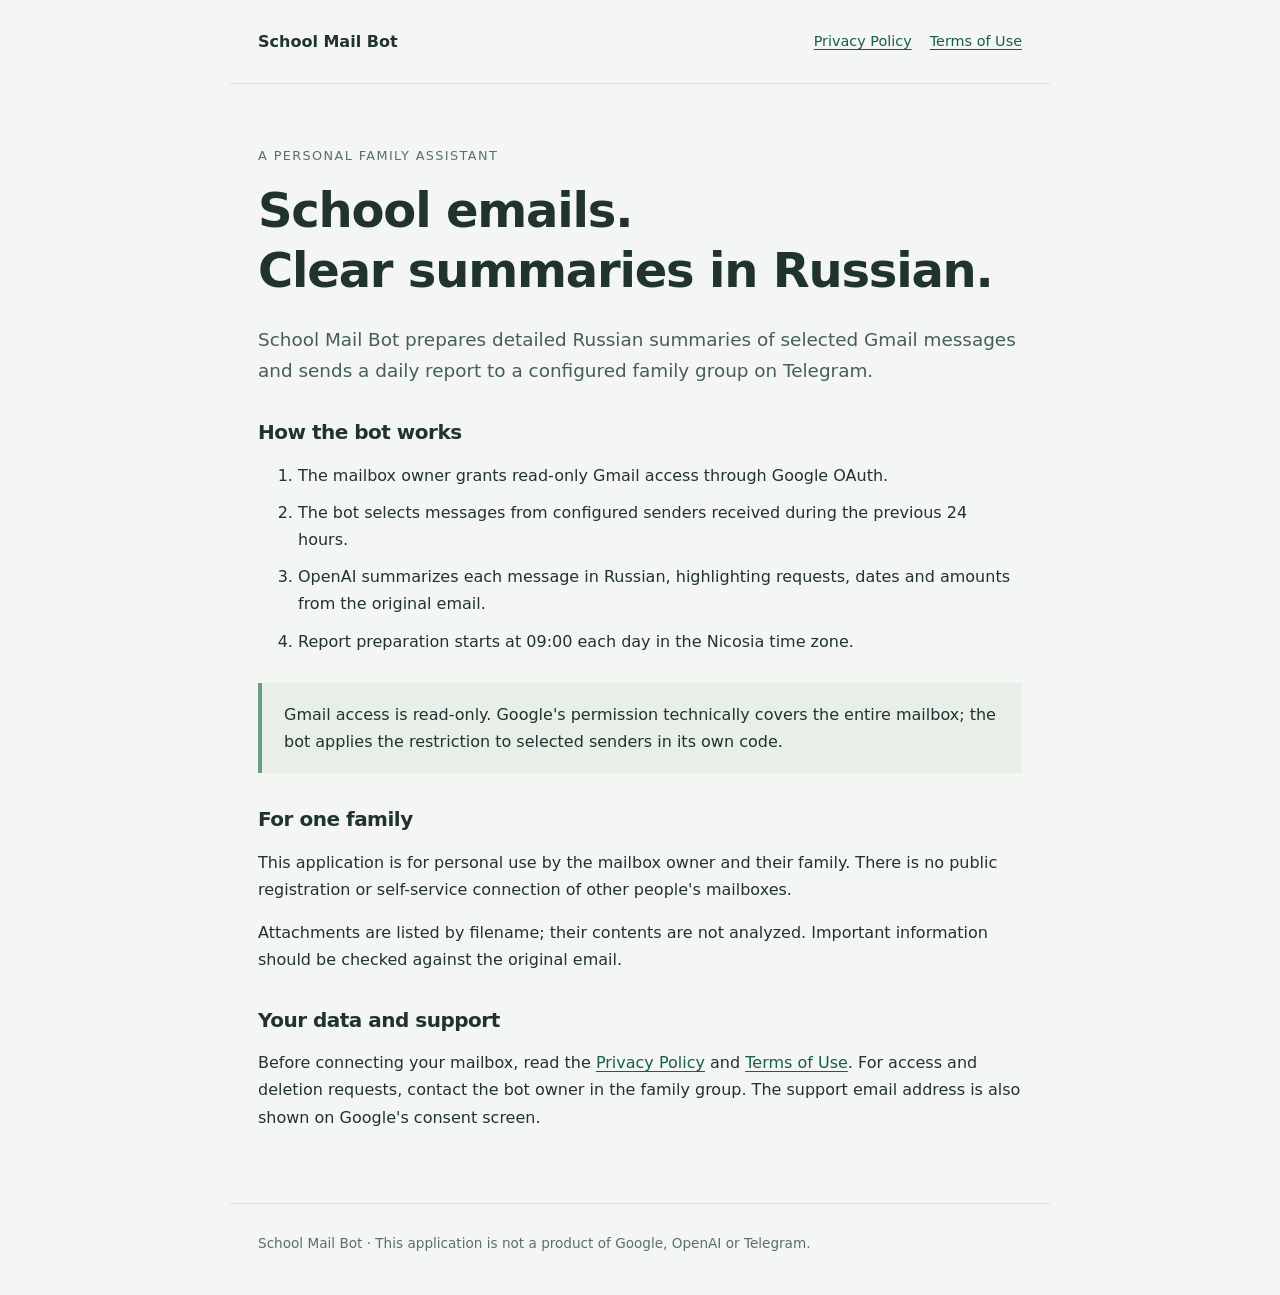
<file: index.html>
<!doctype html>
<html lang="en"><head><meta charset="utf-8"><meta name="viewport" content="width=device-width,initial-scale=1"><title>School Mail Bot — school emails summarized in Russian</title><meta name="description" content="A personal family bot that sends Russian summaries of selected school emails from Gmail to Telegram."><link rel="stylesheet" href="style.css"></head>
<body><header><a class="brand" href="index.html">School Mail Bot</a><nav aria-label="Main navigation"><a href="privacy.html">Privacy Policy</a><a href="terms.html">Terms of Use</a></nav></header>
<main><p class="eyebrow">A personal family assistant</p><h1>School emails.<br>Clear summaries in Russian.</h1>
<p class="lead">School Mail Bot prepares detailed Russian summaries of selected Gmail messages and sends a daily report to a configured family group on Telegram.</p>
<h2>How the bot works</h2><ol><li>The mailbox owner grants read-only Gmail access through Google OAuth.</li><li>The bot selects messages from configured senders received during the previous 24 hours.</li><li>OpenAI summarizes each message in Russian, highlighting requests, dates and amounts from the original email.</li><li>Report preparation starts at 09:00 each day in the Nicosia time zone.</li></ol>
<div class="note">Gmail access is read-only. Google's permission technically covers the entire mailbox; the bot applies the restriction to selected senders in its own code.</div>
<h2>For one family</h2><p>This application is for personal use by the mailbox owner and their family. There is no public registration or self-service connection of other people's mailboxes.</p>
<p>Attachments are listed by filename; their contents are not analyzed. Important information should be checked against the original email.</p>
<h2>Your data and support</h2><p>Before connecting your mailbox, read the <a href="privacy.html">Privacy Policy</a> and <a href="terms.html">Terms of Use</a>. For access and deletion requests, contact the bot owner in the family group. The support email address is also shown on Google's consent screen.</p></main>
<footer>School Mail Bot · This application is not a product of Google, OpenAI or Telegram.</footer></body></html>
</file>
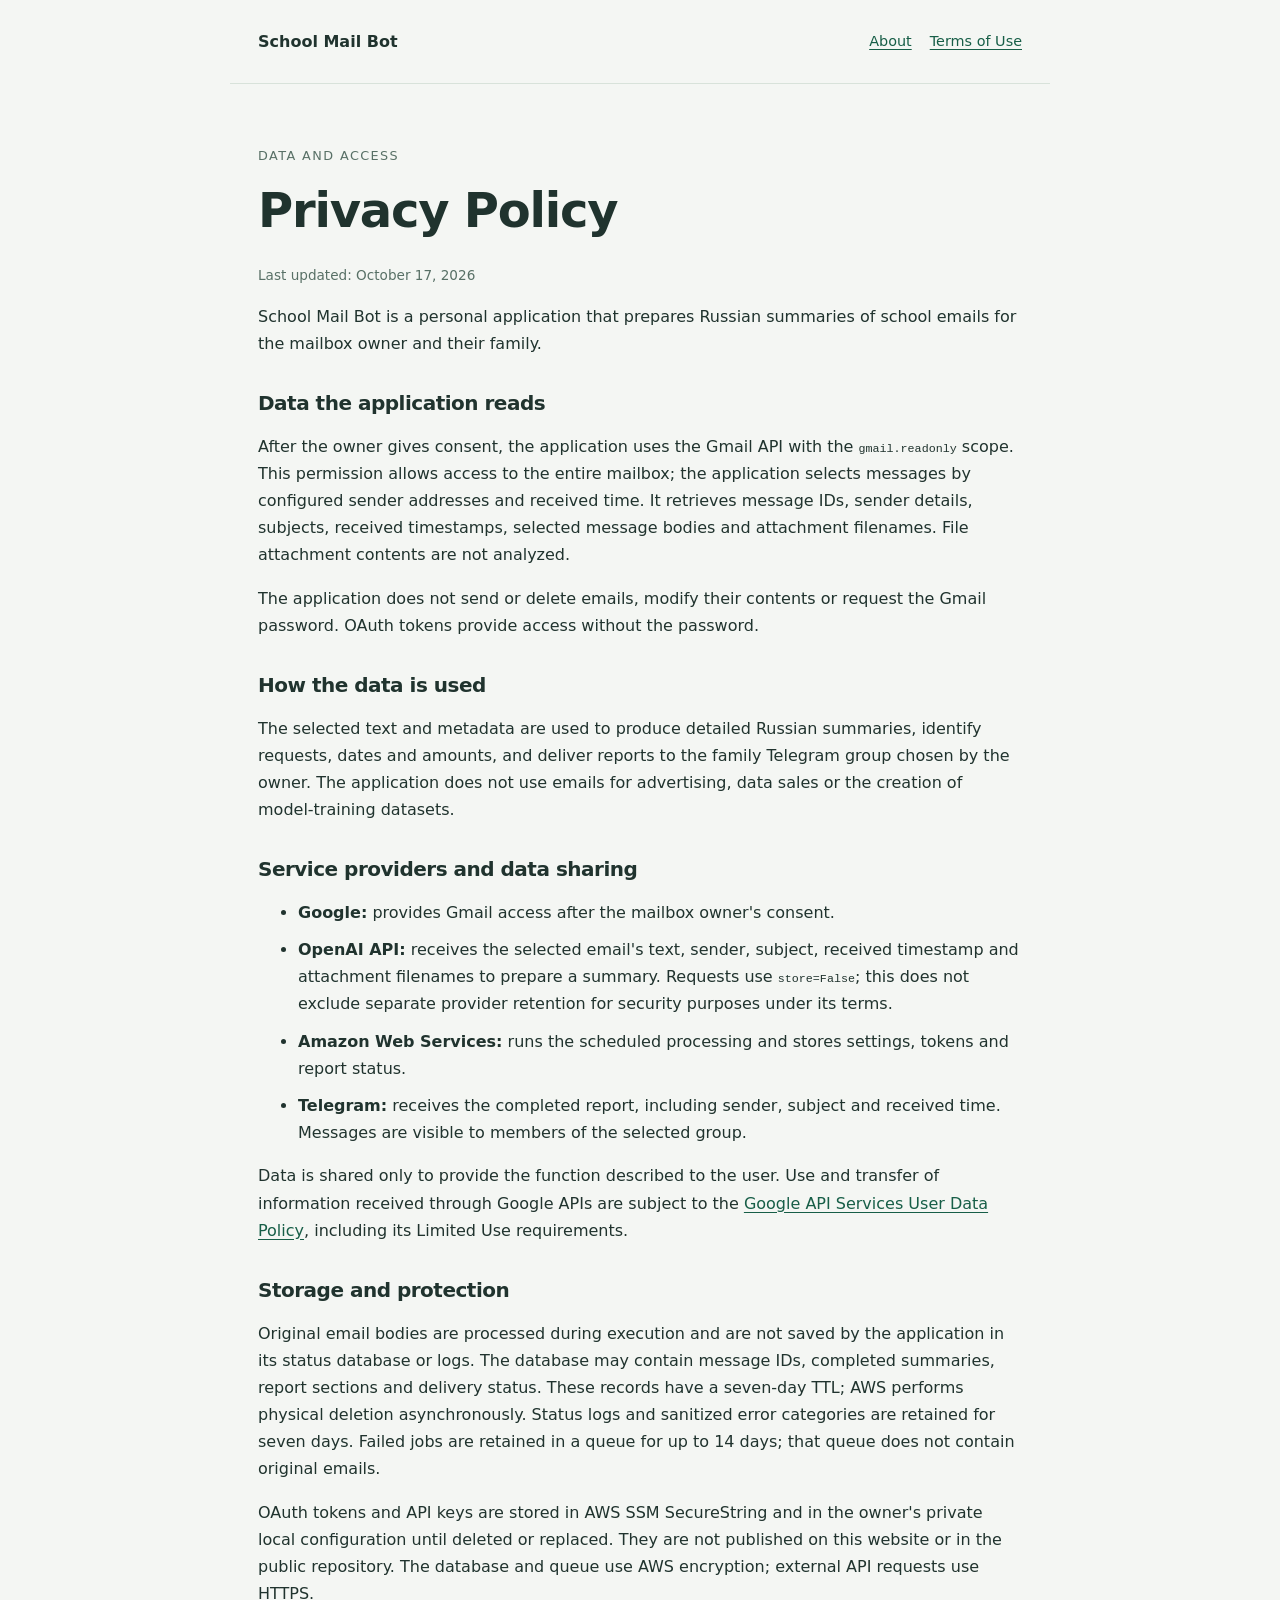
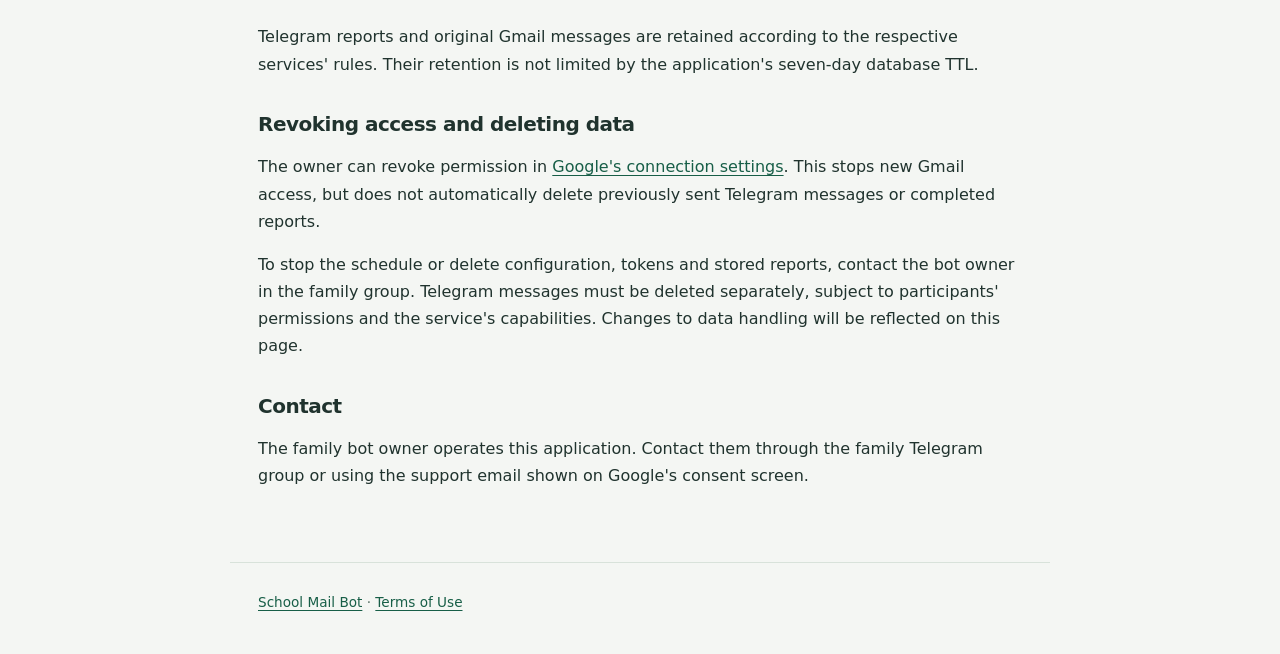
<file: privacy.html>
<!doctype html>
<html lang="en"><head><meta charset="utf-8"><meta name="viewport" content="width=device-width,initial-scale=1"><title>Privacy Policy — School Mail Bot</title><link rel="stylesheet" href="style.css"></head>
<body><header><a class="brand" href="index.html">School Mail Bot</a><nav aria-label="Main navigation"><a href="index.html">About</a><a href="terms.html">Terms of Use</a></nav></header>
<main><p class="eyebrow">Data and access</p><h1>Privacy Policy</h1><p class="date">Last updated: October 17, 2026</p>
<p>School Mail Bot is a personal application that prepares Russian summaries of school emails for the mailbox owner and their family.</p>
<h2>Data the application reads</h2><p>After the owner gives consent, the application uses the Gmail API with the <code>gmail.readonly</code> scope. This permission allows access to the entire mailbox; the application selects messages by configured sender addresses and received time. It retrieves message IDs, sender details, subjects, received timestamps, selected message bodies and attachment filenames. File attachment contents are not analyzed.</p>
<p>The application does not send or delete emails, modify their contents or request the Gmail password. OAuth tokens provide access without the password.</p>
<h2>How the data is used</h2><p>The selected text and metadata are used to produce detailed Russian summaries, identify requests, dates and amounts, and deliver reports to the family Telegram group chosen by the owner. The application does not use emails for advertising, data sales or the creation of model-training datasets.</p>
<h2>Service providers and data sharing</h2><ul><li><strong>Google:</strong> provides Gmail access after the mailbox owner's consent.</li><li><strong>OpenAI API:</strong> receives the selected email's text, sender, subject, received timestamp and attachment filenames to prepare a summary. Requests use <code>store=False</code>; this does not exclude separate provider retention for security purposes under its terms.</li><li><strong>Amazon Web Services:</strong> runs the scheduled processing and stores settings, tokens and report status.</li><li><strong>Telegram:</strong> receives the completed report, including sender, subject and received time. Messages are visible to members of the selected group.</li></ul>
<p>Data is shared only to provide the function described to the user. Use and transfer of information received through Google APIs are subject to the <a href="https://developers.google.com/terms/api-services-user-data-policy">Google API Services User Data Policy</a>, including its Limited Use requirements.</p>
<h2>Storage and protection</h2><p>Original email bodies are processed during execution and are not saved by the application in its status database or logs. The database may contain message IDs, completed summaries, report sections and delivery status. These records have a seven-day TTL; AWS performs physical deletion asynchronously. Status logs and sanitized error categories are retained for seven days. Failed jobs are retained in a queue for up to 14 days; that queue does not contain original emails.</p>
<p>OAuth tokens and API keys are stored in AWS SSM SecureString and in the owner's private local configuration until deleted or replaced. They are not published on this website or in the public repository. The database and queue use AWS encryption; external API requests use HTTPS.</p>
<p>Telegram reports and original Gmail messages are retained according to the respective services' rules. Their retention is not limited by the application's seven-day database TTL.</p>
<h2>Revoking access and deleting data</h2><p>The owner can revoke permission in <a href="https://myaccount.google.com/connections">Google's connection settings</a>. This stops new Gmail access, but does not automatically delete previously sent Telegram messages or completed reports.</p>
<p>To stop the schedule or delete configuration, tokens and stored reports, contact the bot owner in the family group. Telegram messages must be deleted separately, subject to participants' permissions and the service's capabilities. Changes to data handling will be reflected on this page.</p>
<h2>Contact</h2><p>The family bot owner operates this application. Contact them through the family Telegram group or using the support email shown on Google's consent screen.</p></main>
<footer><a href="index.html">School Mail Bot</a> · <a href="terms.html">Terms of Use</a></footer></body></html>
</file>
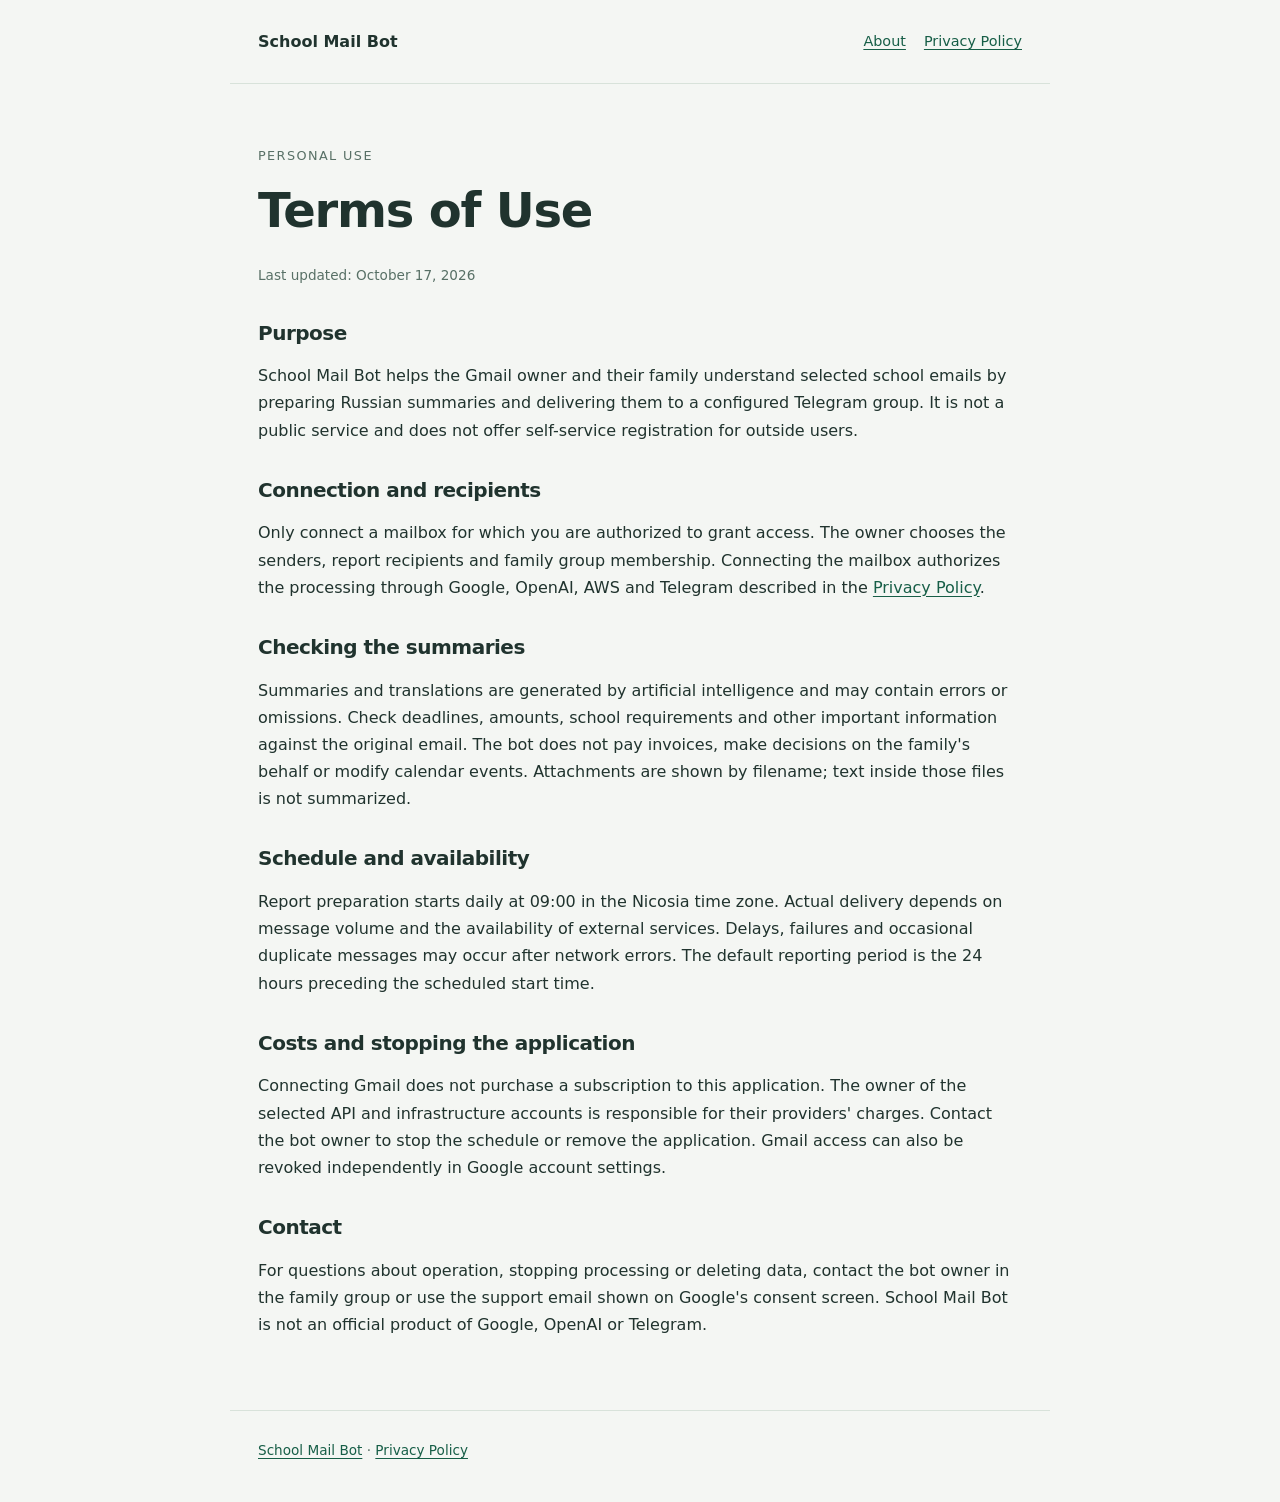
<file: terms.html>
<!doctype html>
<html lang="en"><head><meta charset="utf-8"><meta name="viewport" content="width=device-width,initial-scale=1"><title>Terms of Use — School Mail Bot</title><link rel="stylesheet" href="style.css"></head>
<body><header><a class="brand" href="index.html">School Mail Bot</a><nav aria-label="Main navigation"><a href="index.html">About</a><a href="privacy.html">Privacy Policy</a></nav></header>
<main><p class="eyebrow">Personal use</p><h1>Terms of Use</h1><p class="date">Last updated: October 17, 2026</p>
<h2>Purpose</h2><p>School Mail Bot helps the Gmail owner and their family understand selected school emails by preparing Russian summaries and delivering them to a configured Telegram group. It is not a public service and does not offer self-service registration for outside users.</p>
<h2>Connection and recipients</h2><p>Only connect a mailbox for which you are authorized to grant access. The owner chooses the senders, report recipients and family group membership. Connecting the mailbox authorizes the processing through Google, OpenAI, AWS and Telegram described in the <a href="privacy.html">Privacy Policy</a>.</p>
<h2>Checking the summaries</h2><p>Summaries and translations are generated by artificial intelligence and may contain errors or omissions. Check deadlines, amounts, school requirements and other important information against the original email. The bot does not pay invoices, make decisions on the family's behalf or modify calendar events. Attachments are shown by filename; text inside those files is not summarized.</p>
<h2>Schedule and availability</h2><p>Report preparation starts daily at 09:00 in the Nicosia time zone. Actual delivery depends on message volume and the availability of external services. Delays, failures and occasional duplicate messages may occur after network errors. The default reporting period is the 24 hours preceding the scheduled start time.</p>
<h2>Costs and stopping the application</h2><p>Connecting Gmail does not purchase a subscription to this application. The owner of the selected API and infrastructure accounts is responsible for their providers' charges. Contact the bot owner to stop the schedule or remove the application. Gmail access can also be revoked independently in Google account settings.</p>
<h2>Contact</h2><p>For questions about operation, stopping processing or deleting data, contact the bot owner in the family group or use the support email shown on Google's consent screen. School Mail Bot is not an official product of Google, OpenAI or Telegram.</p></main>
<footer><a href="index.html">School Mail Bot</a> · <a href="privacy.html">Privacy Policy</a></footer></body></html>
</file>
<file: style.css>
:root{color-scheme:light;font-family:system-ui,-apple-system,"Segoe UI",sans-serif;color:#20332e;background:#f4f6f3;line-height:1.7}
*{box-sizing:border-box}body{margin:0}a{color:#175e47;text-underline-offset:.2em}a:hover{color:#0b392a}a:focus-visible{outline:3px solid #b4d9c7;outline-offset:4px}header,main,footer{max-width:820px;margin:auto;padding:28px}header{display:flex;flex-wrap:wrap;gap:16px;align-items:center;justify-content:space-between;border-bottom:1px solid #d8e2da}.brand{font-weight:750;text-decoration:none;color:#20332e}nav{display:flex;flex-wrap:wrap;gap:18px;font-size:.9rem}main{padding-top:48px;padding-bottom:56px}h1,h2{line-height:1.25;letter-spacing:-.025em}h1{font-size:clamp(2rem,5vw,3rem);margin:12px 0 24px}h2{font-size:1.25rem;margin-top:34px}.eyebrow{font-size:.8rem;text-transform:uppercase;letter-spacing:.11em;color:#587066}.lead{font-size:1.15rem;color:#465f54}.note{padding:18px 22px;border-left:4px solid #6e9c80;background:#e8efe8;margin:28px 0}.date,footer{font-size:.85rem;color:#587066}footer{border-top:1px solid #d8e2da;padding-bottom:40px}li{margin:10px 0}code{font-size:.9em;overflow-wrap:anywhere}@media(max-width:520px){header,main,footer{padding-left:20px;padding-right:20px}main{padding-top:28px}nav{gap:12px;font-size:.82rem}}
</file>
